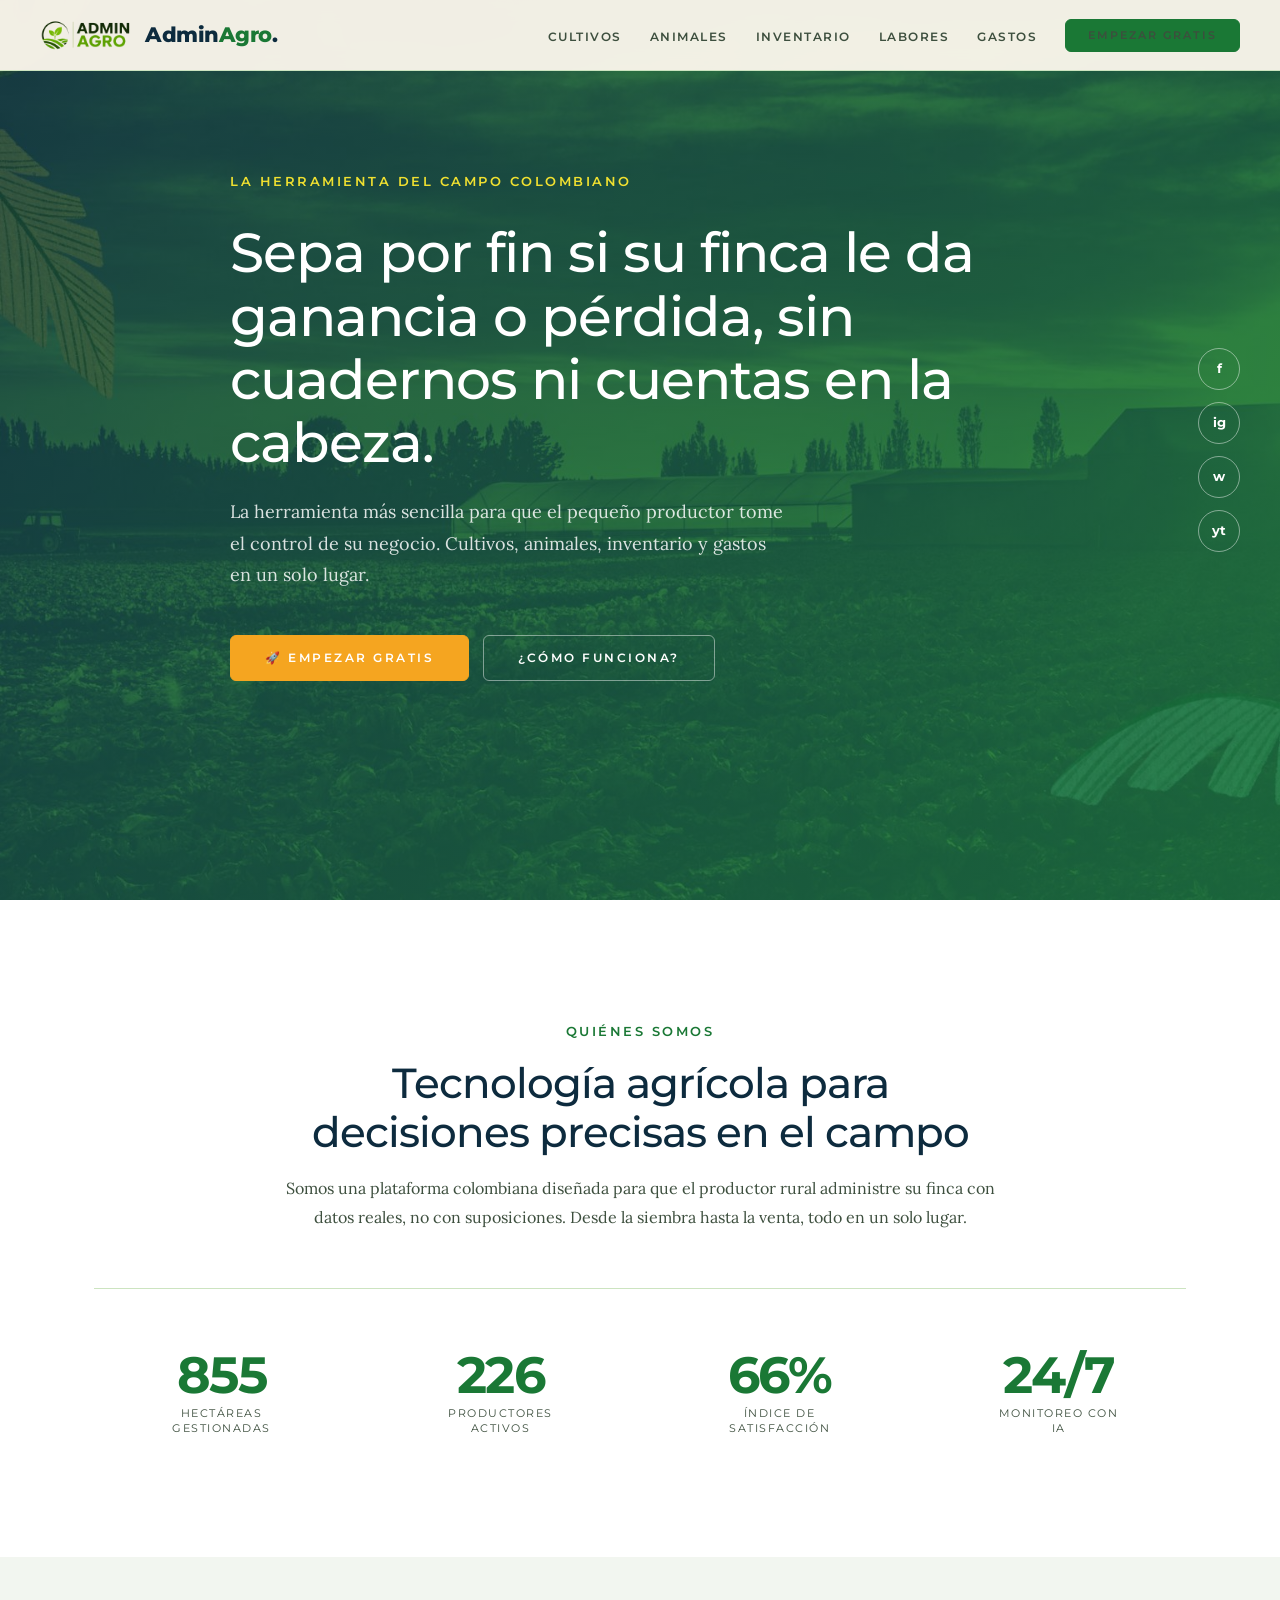
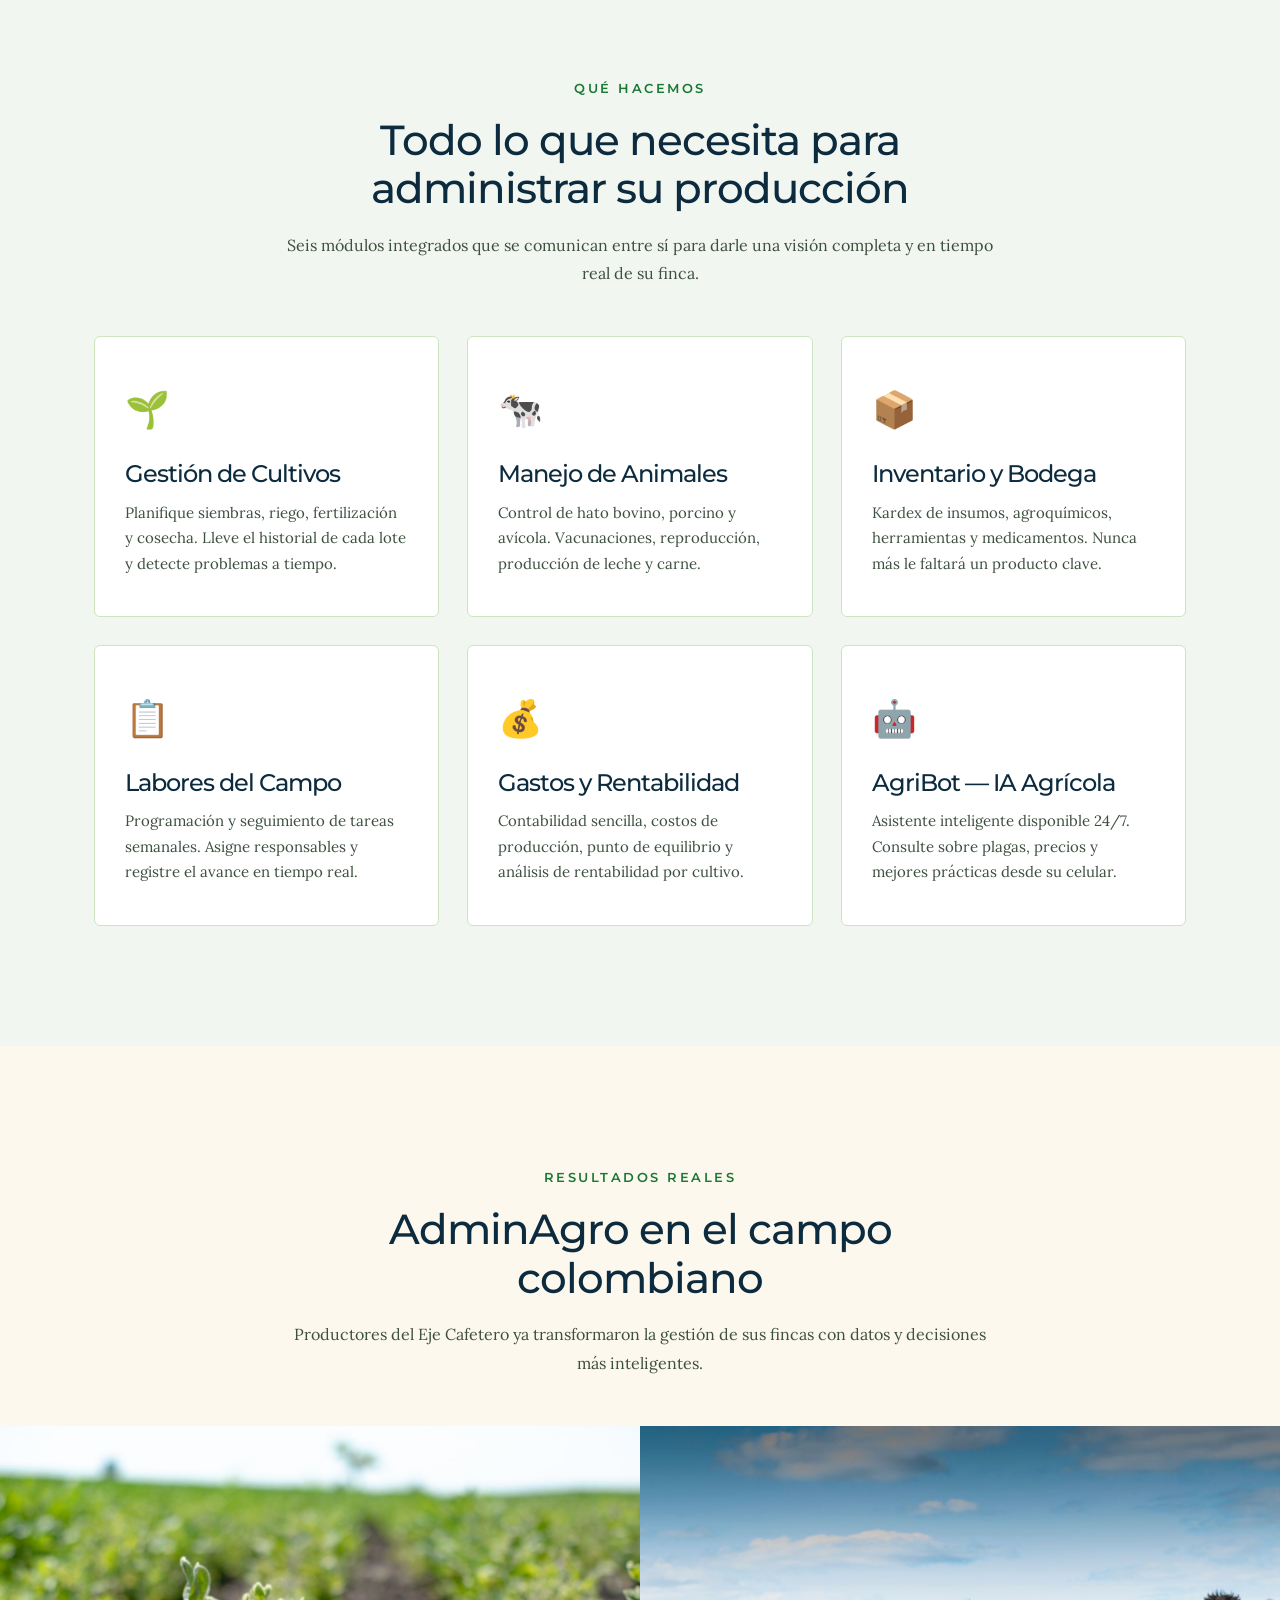
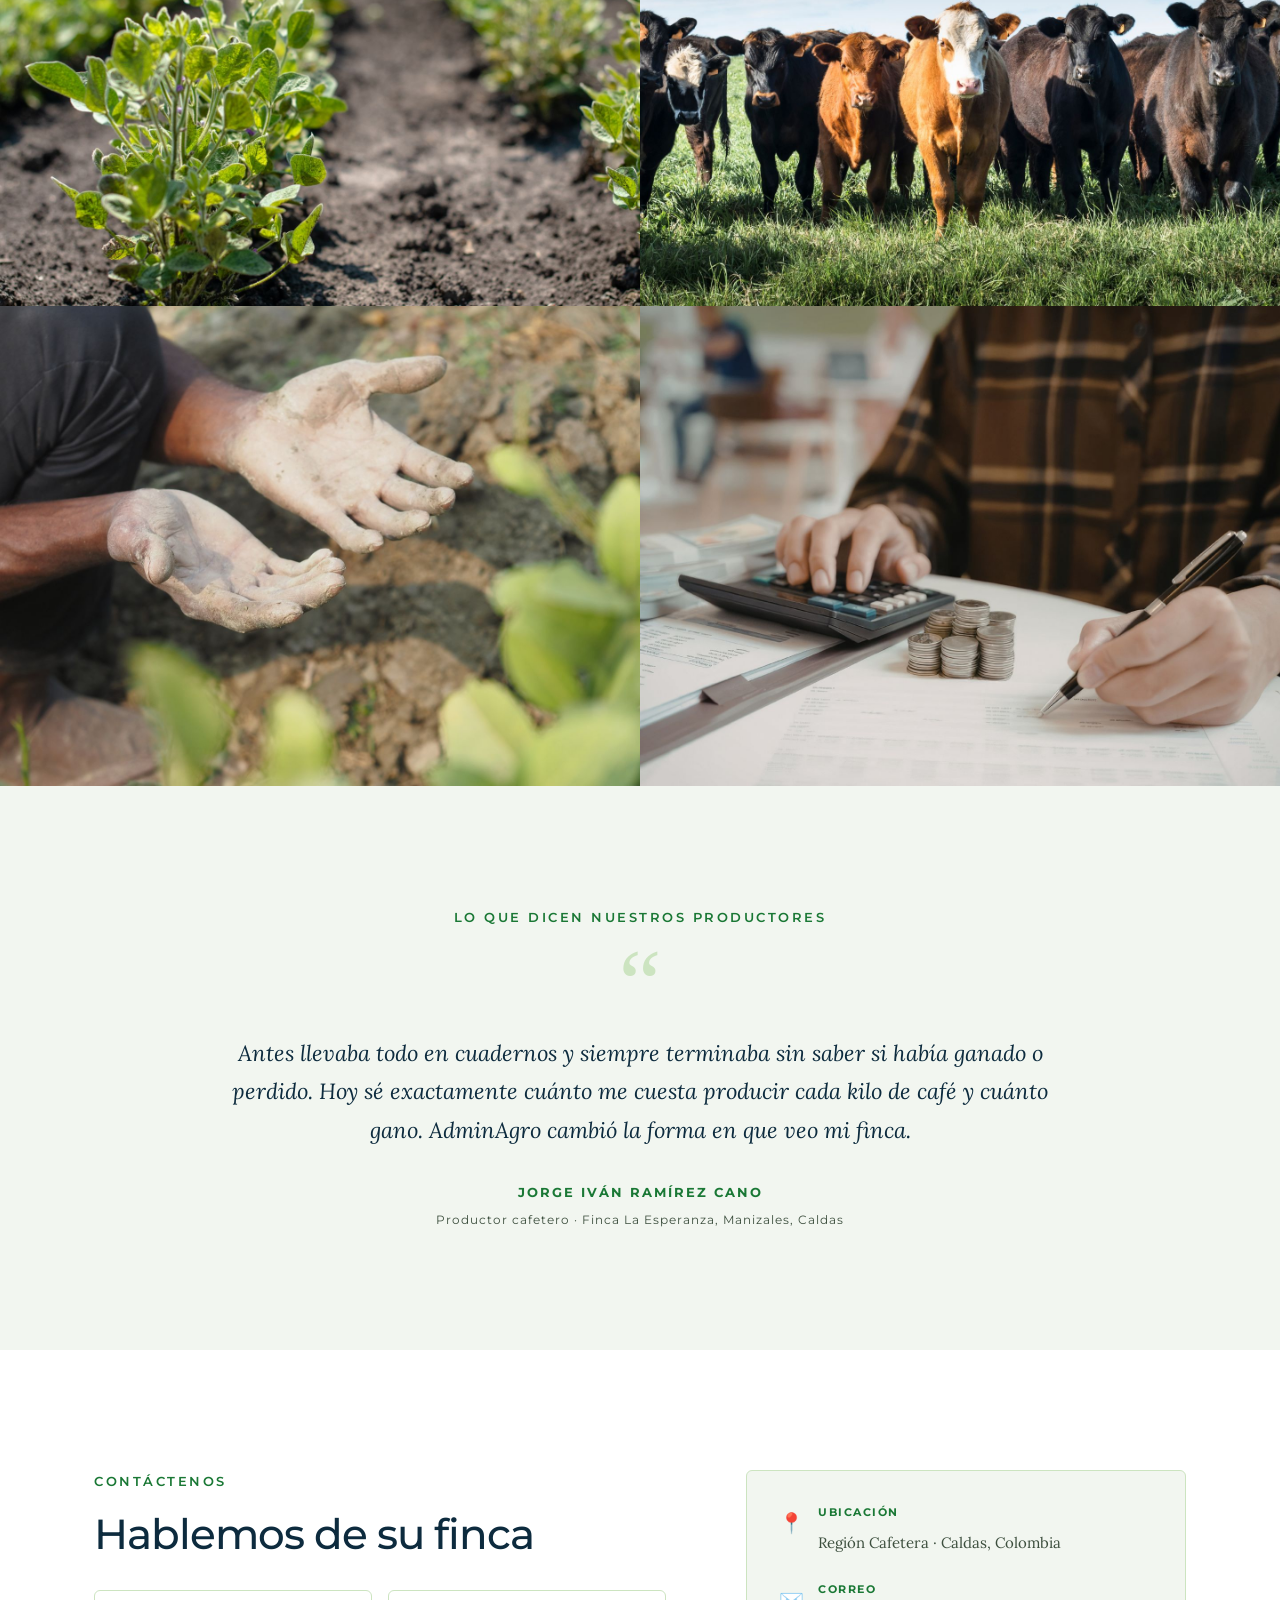
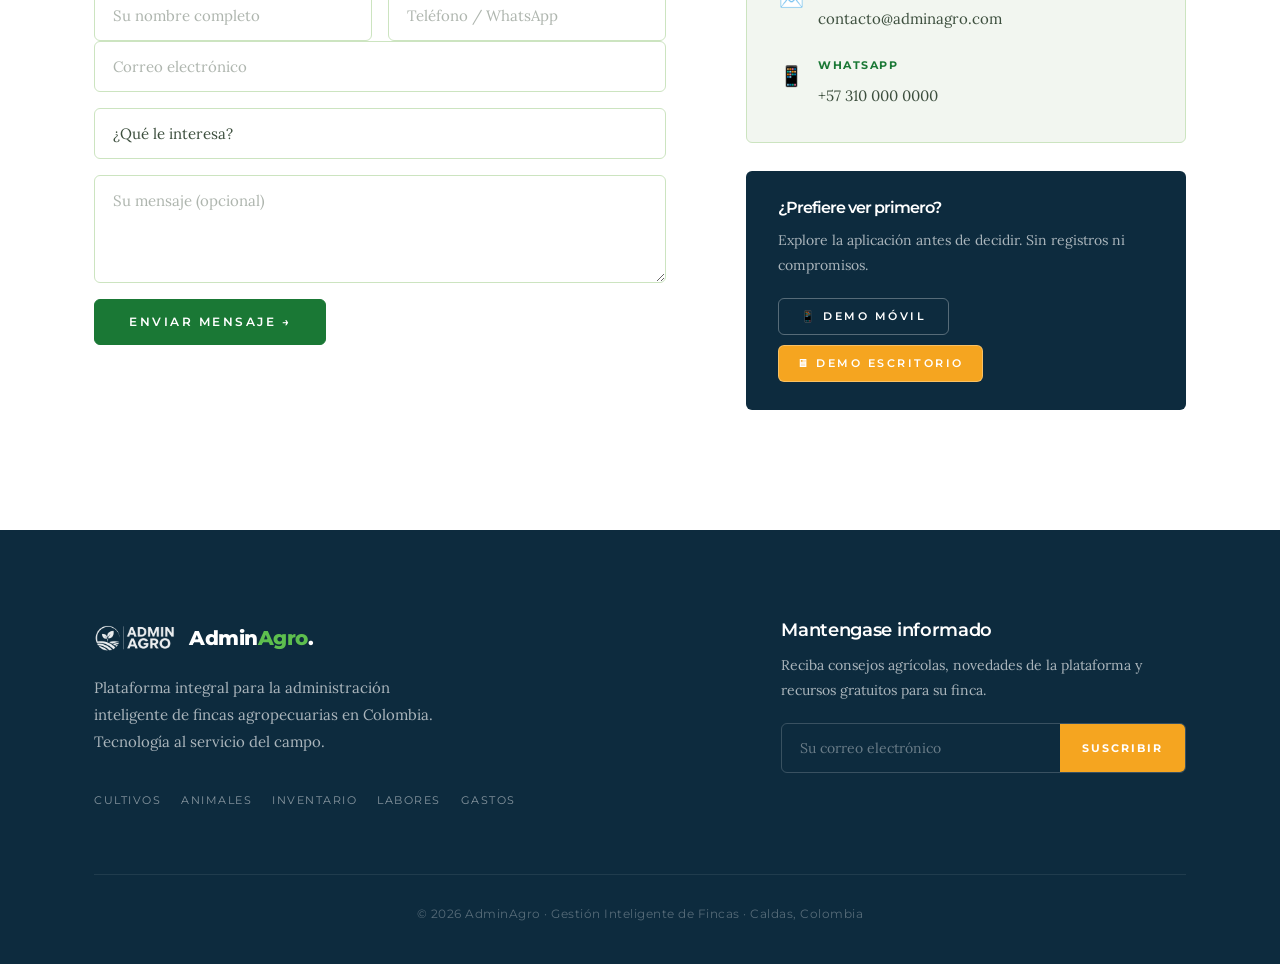
<file: chatbot/static/landing.html>
<!DOCTYPE html>
<html lang="es">
<head>
<!-- Hallmark · macrostructure: Stat-Led · tone: luminous-agricultural · anchor hue: verde #1a7835
     theme: custom · vibe: "campo colombiano natural sostenible tecnológico"
     paper: #fdf8ee (light) · display: Montserrat · body: Lora · accent: verde #1a7835
     nav: N3 centrado + hamburger · footer: Ft2 2-col brand + subscribe
     Pre-emit critique: P5 H5 E4 S5 R4 V4 -->
<meta charset="UTF-8"/>
<meta name="viewport" content="width=device-width, initial-scale=1.0"/>
<title>AdminAgro — Gestión Inteligente de Fincas</title>
<link rel="preconnect" href="https://fonts.googleapis.com">
<link rel="preconnect" href="https://fonts.gstatic.com" crossorigin>
<link href="https://fonts.googleapis.com/css2?family=Lora:ital,wght@0,400;0,500;0,600;1,400;1,500&family=Montserrat:wght@400;500;600;700;800&display=swap" rel="stylesheet">
<style>

/* ══════════════════════════════════════════════
   TOKENS — PALETA ADMINAGRO
══════════════════════════════════════════════ */
:root {
  --verde:          #1a7835;
  --verde-medio:    #2d9940;
  --verde-claro:    #5dbf4e;
  --lima:           #f0e030;
  --lima-claro:     #f5eb6e;
  --naranja:        #f5a520;
  --naranja-claro:  #f7c050;
  --crema:          #fdf8ee;
  --blanco:         #ffffff;
  --gris-claro:     #f2f6f0;
  --gris-texto:     #3d4f3e;
  --oscuro:         #0d2b3e;
  --borde:          #cce4c0;

  --font-head:   'Montserrat', -apple-system, sans-serif;
  --font-body:   'Lora', Georgia, serif;

  --space-xs:    24px;
  --space-sm:    48px;
  --space-md:    80px;
  --space-lg:    120px;

  --radius:      6px;
  --container:   1140px;

  --dur-fast:    0.2s;
  --dur-base:    0.3s;
  --dur-slow:    0.5s;
  --ease-out:    cubic-bezier(0.22, 0.61, 0.36, 1);
  --ease-in:     cubic-bezier(0.55, 0.055, 0.675, 0.19);
  --ease-io:     cubic-bezier(0.65, 0, 0.35, 1);
}

/* ══════════════════════════════════════════════
   RESET & BASE
══════════════════════════════════════════════ */
*, *::before, *::after { box-sizing: border-box; margin: 0; padding: 0; }
html  { scroll-behavior: smooth; overflow-x: clip; }
body  {
  overflow-x: clip;
  background: var(--crema);
  color: var(--gris-texto);
  font-family: var(--font-body);
  font-size: 17px;
  line-height: 1.8;
}
img   { display: block; max-width: 100%; }
a     { color: inherit; }
p, li { overflow-wrap: anywhere; min-width: 0; }

/* ══════════════════════════════════════════════
   UTILITIES
══════════════════════════════════════════════ */
.container {
  max-width: var(--container);
  margin: 0 auto;
  padding: 0 24px;
}
section { padding: var(--space-lg) 0; }

h1, h2, h3, h4 {
  font-family: var(--font-head);
  color: var(--oscuro);
  font-weight: 500;
  letter-spacing: -1px;
  line-height: 1.15;
}
h1 { font-size: clamp(34px, 5.5vw, 55px); }
h2 { font-size: clamp(26px, 4vw, 42px); }
h3 { font-size: clamp(17px, 2.5vw, 24px); }

.eyebrow {
  font-family: var(--font-head);
  color: var(--verde);
  text-transform: uppercase;
  letter-spacing: 2.5px;
  font-size: 13px;
  font-weight: 600;
  display: block;
  margin-bottom: 16px;
}

.section-head {
  text-align: center;
  max-width: 720px;
  margin: 0 auto var(--space-sm);
}
.section-head p { margin-top: 18px; font-size: 16px; color: var(--gris-texto); }

/* ── Buttons ── */
.btn {
  display: inline-flex;
  align-items: center;
  justify-content: center;
  gap: 8px;
  font-family: var(--font-head);
  text-transform: uppercase;
  letter-spacing: 2.5px;
  font-size: 12px;
  font-weight: 600;
  padding: 16px 34px;
  border: 1.5px solid var(--borde);
  color: var(--oscuro);
  text-decoration: none;
  border-radius: var(--radius);
  cursor: pointer;
  transition:
    background var(--dur-base) var(--ease-out),
    color      var(--dur-base) var(--ease-out),
    border-color var(--dur-base) var(--ease-out),
    transform  var(--dur-fast) var(--ease-out),
    box-shadow var(--dur-base) var(--ease-out);
  white-space: nowrap;
  background: transparent;
  line-height: 1;
}
.btn:hover         { background: var(--verde); border-color: var(--verde); color: #fff; transform: translateY(-2px); box-shadow: 0 6px 20px rgba(26,120,53,.25); }
.btn:focus-visible { outline: 3px solid var(--verde-claro); outline-offset: 3px; }
.btn:active        { transform: translateY(0); box-shadow: none; }
.btn:disabled      { opacity: .5; pointer-events: none; }

.btn--solid        { background: var(--verde); border-color: var(--verde); color: #fff; }
.btn--solid:hover  { background: var(--verde-medio); border-color: var(--verde-medio); }

.btn--orange       { background: var(--naranja); border-color: var(--naranja); color: #fff; }
.btn--orange:hover { background: var(--naranja-claro); border-color: var(--naranja-claro); color: var(--oscuro); }

/* ── Scroll reveal ── */
.reveal {
  opacity: 0;
  transform: translateY(28px);
  transition: opacity .65s var(--ease-out), transform .65s var(--ease-out);
}
.reveal.visible { opacity: 1; transform: translateY(0); }
.reveal-d1 { transition-delay: .1s; }
.reveal-d2 { transition-delay: .2s; }
.reveal-d3 { transition-delay: .3s; }
.reveal-d4 { transition-delay: .4s; }

@media (prefers-reduced-motion: reduce) {
  .reveal { opacity: 1; transform: none; transition: none; }
  * { animation-duration: .01ms !important; transition-duration: 150ms !important; }
}

/* ══════════════════════════════════════════════
   1. HEADER
══════════════════════════════════════════════ */
.site-header {
  position: fixed;
  top: 0; left: 0; right: 0;
  display: flex;
  justify-content: space-between;
  align-items: center;
  padding: 16px 40px;
  z-index: 900;
  background: rgba(253, 248, 238, .95);
  backdrop-filter: blur(10px);
  -webkit-backdrop-filter: blur(10px);
  border-bottom: 1px solid var(--borde);
  transition: box-shadow var(--dur-base) var(--ease-out);
}
.site-header.scrolled {
  box-shadow: 0 4px 28px rgba(26, 120, 53, .10);
}

.logo {
  display: flex;
  align-items: center;
  gap: 10px;
  text-decoration: none;
  flex-shrink: 0;
}
.logo img   { height: 38px; width: auto; }
.logo-name  {
  font-family: var(--font-head);
  font-size: 21px;
  font-weight: 800;
  color: var(--oscuro);
  letter-spacing: -.5px;
}
.logo-name span { color: var(--verde); }

.header-nav {
  display: flex;
  align-items: center;
  gap: 28px;
  list-style: none;
}
.header-nav a {
  font-family: var(--font-head);
  font-size: 12px;
  font-weight: 600;
  text-transform: uppercase;
  letter-spacing: 1.5px;
  color: var(--gris-texto);
  text-decoration: none;
  transition: color var(--dur-fast) var(--ease-out);
}
.header-nav a:hover         { color: var(--verde); }
.header-nav a:focus-visible  { outline: 2px solid var(--verde); outline-offset: 3px; border-radius: 2px; }

/* Hamburger */
.hamburger {
  display: none;
  flex-direction: column;
  justify-content: center;
  gap: 5px;
  width: 36px;
  height: 36px;
  background: none;
  border: none;
  cursor: pointer;
  padding: 4px;
}
.hamburger span {
  display: block;
  width: 24px;
  height: 2px;
  background: var(--oscuro);
  border-radius: 2px;
  transition: transform var(--dur-base) var(--ease-out), opacity var(--dur-base);
}
.hamburger[aria-expanded="true"] span:nth-child(1) { transform: translateY(7px) rotate(45deg); }
.hamburger[aria-expanded="true"] span:nth-child(2) { opacity: 0; }
.hamburger[aria-expanded="true"] span:nth-child(3) { transform: translateY(-7px) rotate(-45deg); }
.hamburger:focus-visible { outline: 2px solid var(--verde); outline-offset: 3px; border-radius: var(--radius); }

/* Mobile drawer */
.mobile-nav {
  display: none;
  position: fixed;
  top: 71px; left: 0; right: 0;
  background: var(--crema);
  border-bottom: 1px solid var(--borde);
  padding: 20px 24px 28px;
  z-index: 898;
  flex-direction: column;
  gap: 4px;
  box-shadow: 0 8px 24px rgba(13,43,62,.10);
}
.mobile-nav.open { display: flex; }
.mobile-nav a {
  font-family: var(--font-head);
  font-size: 13px;
  font-weight: 600;
  text-transform: uppercase;
  letter-spacing: 1.5px;
  color: var(--oscuro);
  text-decoration: none;
  padding: 10px 0;
  border-bottom: 1px solid var(--borde);
  display: block;
}
.mobile-nav a:last-child { border-bottom: none; margin-top: 12px; }

/* ══════════════════════════════════════════════
   2. HERO
══════════════════════════════════════════════ */
.hero {
  min-height: 100vh;
  display: flex;
  align-items: center;
  position: relative;
  overflow: hidden;
  padding-top: 71px;
}
.hero-bg {
  position: absolute;
  inset: 0;
  z-index: 0;
}
.hero-bg img {
  width: 100%; height: 100%;
  object-fit: cover;
  object-position: center 40%;
}
.hero-bg::after {
  content: '';
  position: absolute;
  inset: 0;
  background: linear-gradient(
    140deg,
    rgba(13, 43, 62,  .60) 0%,
    rgba(26, 120, 53, .68) 100%
  );
}
.hero-content {
  position: relative;
  z-index: 1;
  max-width: 820px;
  padding: var(--space-md) 0;
}
.hero-content .eyebrow { color: var(--lima); margin-bottom: 28px; }
.hero-content h1       { color: #fff; margin-bottom: 22px; }
.hero-content p {
  color: rgba(255,255,255,.84);
  font-size: 18px;
  max-width: 560px;
  margin-bottom: 44px;
  line-height: 1.75;
}
.hero-actions {
  display: flex;
  gap: 14px;
  flex-wrap: wrap;
}
.hero-actions .btn             { color: #fff; border-color: rgba(255,255,255,.45); }
.hero-actions .btn:hover       { background: #fff; color: var(--verde); border-color: #fff; }
.hero-actions .btn--orange     { border-color: var(--naranja); }
.hero-actions .btn--orange:hover { background: var(--naranja-claro); border-color: var(--naranja-claro); color: var(--oscuro); }

/* Social vertical */
.hero-social {
  position: absolute;
  right: 40px;
  top: 50%;
  transform: translateY(-50%);
  display: flex;
  flex-direction: column;
  gap: 12px;
  z-index: 2;
}
.hero-social a {
  width: 42px;
  height: 42px;
  border: 1px solid rgba(255,255,255,.45);
  border-radius: 50%;
  display: grid;
  place-items: center;
  color: #fff;
  text-decoration: none;
  font-family: var(--font-head);
  font-size: 13px;
  font-weight: 700;
  transition:
    background var(--dur-base) var(--ease-out),
    border-color var(--dur-base),
    color var(--dur-base);
}
.hero-social a:hover       { background: var(--lima); color: var(--oscuro); border-color: var(--lima); }
.hero-social a:focus-visible { outline: 2px solid var(--lima); outline-offset: 3px; }

/* ══════════════════════════════════════════════
   3. ABOUT + STATS
══════════════════════════════════════════════ */
.about-section { background: var(--blanco); }

.stats-grid {
  display: grid;
  grid-template-columns: repeat(4, 1fr);
  gap: 24px;
  text-align: center;
  border-top: 1px solid var(--borde);
  padding-top: 60px;
  margin-top: 56px;
}
.stat { display: flex; flex-direction: column; align-items: center; gap: 6px; }
.stat-num {
  font-family: var(--font-head);
  color: var(--verde);
  font-size: clamp(34px, 4vw, 52px);
  font-weight: 700;
  letter-spacing: -1.5px;
  line-height: 1;
}
.stat-label {
  font-family: var(--font-head);
  font-size: 11px;
  text-transform: uppercase;
  letter-spacing: 1.5px;
  color: var(--gris-texto);
  line-height: 1.4;
  max-width: 120px;
}

/* ══════════════════════════════════════════════
   4. SERVICES
══════════════════════════════════════════════ */
.services-section { background: var(--gris-claro); }

.services-grid {
  display: grid;
  grid-template-columns: repeat(3, 1fr);
  gap: 28px;
}
.service-card {
  background: var(--blanco);
  border: 1px solid var(--borde);
  border-radius: var(--radius);
  padding: 40px 30px;
  transition:
    transform var(--dur-base) var(--ease-out),
    box-shadow var(--dur-base) var(--ease-out);
}
.service-card:hover {
  transform: translateY(-6px);
  box-shadow: 0 20px 50px rgba(26, 120, 53, .13);
}
.service-icon { font-size: 36px; margin-bottom: 18px; display: block; }

.service-card:nth-child(1) .service-icon,
.service-card:nth-child(4) .service-icon { color: var(--verde); }
.service-card:nth-child(2) .service-icon,
.service-card:nth-child(5) .service-icon { color: var(--naranja); }
.service-card:nth-child(3) .service-icon,
.service-card:nth-child(6) .service-icon { color: var(--verde-claro); }

.service-card h3 { margin-bottom: 12px; }
.service-card p  { font-size: 15px; line-height: 1.7; }

/* ══════════════════════════════════════════════
   5. PORTFOLIO / CASOS
══════════════════════════════════════════════ */
.portfolio-section { background: var(--crema); padding-bottom: 0; }

.portfolio-grid {
  display: grid;
  grid-template-columns: repeat(2, 1fr);
  margin-top: var(--space-sm);
}
.work-item {
  position: relative;
  aspect-ratio: 4 / 3;
  overflow: hidden;
}
.work-item img {
  width: 100%; height: 100%;
  object-fit: cover;
  transition: transform .65s var(--ease-out);
}
.work-item:hover img { transform: scale(1.06); }

.work-overlay {
  position: absolute;
  inset: 0;
  background: rgba(26, 120, 53, .84);
  opacity: 0;
  transition: opacity var(--dur-slow) var(--ease-out);
  display: flex;
  flex-direction: column;
  justify-content: flex-end;
  padding: 36px 32px;
}
.work-item:hover .work-overlay,
.work-item:focus-within .work-overlay { opacity: 1; }

.work-cat {
  font-family: var(--font-head);
  font-size: 11px;
  text-transform: uppercase;
  letter-spacing: 2.5px;
  color: var(--lima);
  margin-bottom: 10px;
}
.work-title {
  font-family: var(--font-head);
  color: #fff;
  font-size: clamp(16px, 2vw, 22px);
  font-weight: 600;
  letter-spacing: -.3px;
  line-height: 1.25;
}

/* ══════════════════════════════════════════════
   6. TESTIMONIAL
══════════════════════════════════════════════ */
.testimonial-section { background: var(--gris-claro); text-align: center; }

.quote-mark {
  display: block;
  font-family: Georgia, serif;
  font-size: 96px;
  line-height: .8;
  color: var(--borde);
  margin-bottom: -8px;
  user-select: none;
}
.testimonial-quote {
  max-width: 820px;
  margin: 20px auto 0;
  font-size: clamp(17px, 2.5vw, 22px);
  color: var(--oscuro);
  font-style: italic;
  line-height: 1.75;
}
.testimonial-author {
  margin-top: 32px;
  font-family: var(--font-head);
  color: var(--verde);
  text-transform: uppercase;
  letter-spacing: 2px;
  font-size: 13px;
  font-weight: 700;
}
.testimonial-role {
  font-family: var(--font-head);
  font-size: 12px;
  color: var(--gris-texto);
  letter-spacing: 1px;
  margin-top: 4px;
}

/* ══════════════════════════════════════════════
   7. CONTACT
══════════════════════════════════════════════ */
.contact-section { background: var(--blanco); }

.contact-grid {
  display: grid;
  grid-template-columns: 1.3fr 1fr;
  gap: 80px;
  align-items: start;
}
.contact-form-col h2 { margin-bottom: 32px; }

.field {
  width: 100%;
  display: block;
  background: var(--blanco);
  border: 1.5px solid var(--borde);
  color: var(--gris-texto);
  padding: 15px 18px;
  margin-bottom: 16px;
  font-family: var(--font-body);
  font-size: 15px;
  border-radius: var(--radius);
  transition: border-color var(--dur-fast) var(--ease-out);
  -webkit-appearance: none;
}
.field:focus         { outline: none; border-color: var(--verde-medio); box-shadow: 0 0 0 3px rgba(45,153,64,.12); }
.field::placeholder  { color: rgba(61,79,62,.42); }
.field-row {
  display: grid;
  grid-template-columns: 1fr 1fr;
  gap: 16px;
}
.field-row .field { margin-bottom: 0; }

.info-card {
  background: var(--gris-claro);
  border: 1px solid var(--borde);
  border-radius: var(--radius);
  padding: 32px;
  margin-bottom: 28px;
}
.info-item {
  display: flex;
  gap: 14px;
  align-items: flex-start;
  margin-bottom: 22px;
}
.info-item:last-child { margin-bottom: 0; }
.info-icon   { font-size: 20px; flex-shrink: 0; margin-top: 2px; }
.info-label  {
  font-family: var(--font-head);
  font-size: 11px;
  font-weight: 700;
  text-transform: uppercase;
  letter-spacing: 1.5px;
  color: var(--verde);
  margin-bottom: 4px;
  display: block;
}
.info-value  { font-size: 15px; }

.demo-card {
  background: var(--oscuro);
  border-radius: var(--radius);
  padding: 28px 32px;
}
.demo-card h4 {
  font-family: var(--font-head);
  color: #fff;
  font-size: 16px;
  font-weight: 600;
  margin-bottom: 10px;
}
.demo-card p {
  font-size: 14px;
  color: rgba(255,255,255,.65);
  margin-bottom: 20px;
}
.demo-card .btn {
  font-size: 11px;
  padding: 12px 22px;
  color: #fff;
  border-color: rgba(255,255,255,.3);
}
.demo-card .btn:hover { background: var(--naranja); border-color: var(--naranja); color: #fff; }

.form-thanks {
  display: none;
  color: var(--verde);
  font-family: var(--font-head);
  font-weight: 700;
  font-size: 14px;
  margin-top: 16px;
  letter-spacing: .5px;
}

/* ══════════════════════════════════════════════
   8. FOOTER
══════════════════════════════════════════════ */
.site-footer {
  background: var(--oscuro);
  padding: 90px 0 40px;
  color: rgba(255,255,255,.65);
}
.footer-grid {
  display: grid;
  grid-template-columns: 1.5fr 1fr;
  gap: 80px;
  margin-bottom: 60px;
}
.footer-logo {
  display: flex;
  align-items: center;
  gap: 10px;
  margin-bottom: 18px;
}
.footer-logo img {
  height: 34px;
  width: auto;
  filter: brightness(0) invert(1);
  opacity: .92;
}
.footer-logo-name {
  font-family: var(--font-head);
  font-size: 20px;
  font-weight: 800;
  color: #fff;
  letter-spacing: -.5px;
}
.footer-logo-name span { color: var(--verde-claro); }

.footer-tagline { font-size: 15px; max-width: 340px; margin-bottom: 28px; }

.footer-nav-list {
  list-style: none;
  display: flex;
  gap: 6px 20px;
  flex-wrap: wrap;
}
.footer-nav-list a {
  font-family: var(--font-head);
  font-size: 11px;
  text-transform: uppercase;
  letter-spacing: 1.5px;
  color: rgba(255,255,255,.5);
  text-decoration: none;
  transition: color var(--dur-fast);
}
.footer-nav-list a:hover       { color: var(--lima-claro); }
.footer-nav-list a:focus-visible { outline: 1px solid var(--lima); outline-offset: 2px; }

.footer-col h3 {
  font-family: var(--font-head);
  color: #fff;
  font-size: 18px;
  font-weight: 600;
  letter-spacing: -.3px;
  margin-bottom: 12px;
}
.footer-col p { font-size: 14px; margin-bottom: 20px; }

.subscribe-form {
  display: flex;
  border: 1px solid rgba(255,255,255,.18);
  border-radius: var(--radius);
  overflow: hidden;
}
.subscribe-form input {
  flex: 1;
  min-width: 0;
  background: transparent;
  border: none;
  color: #fff;
  padding: 15px 18px;
  font-family: var(--font-body);
  font-size: 14px;
}
.subscribe-form input::placeholder { color: rgba(255,255,255,.38); }
.subscribe-form input:focus        { outline: none; }
.subscribe-form button {
  background: var(--naranja);
  border: none;
  color: #fff;
  padding: 0 22px;
  font-family: var(--font-head);
  font-size: 11px;
  text-transform: uppercase;
  letter-spacing: 2px;
  font-weight: 700;
  cursor: pointer;
  white-space: nowrap;
  transition: background var(--dur-base) var(--ease-out), color var(--dur-base);
}
.subscribe-form button:hover       { background: var(--naranja-claro); color: var(--oscuro); }
.subscribe-form button:focus-visible{ outline: 2px solid var(--lima); outline-offset: -2px; }
.subscribe-form button:disabled    { opacity: .5; pointer-events: none; }

.sub-thanks {
  display: none;
  color: var(--lima-claro);
  font-family: var(--font-head);
  font-size: 13px;
  font-weight: 700;
  margin-top: 12px;
}

.footer-hr {
  border: none;
  border-top: 1px solid rgba(255,255,255,.08);
  margin-bottom: 28px;
}
.footer-copy {
  text-align: center;
  font-family: var(--font-head);
  font-size: 12px;
  color: rgba(255,255,255,.3);
  letter-spacing: .5px;
}

/* ══════════════════════════════════════════════
   RESPONSIVE — 960px
══════════════════════════════════════════════ */
@media (max-width: 960px) {
  :root { --space-lg: 80px; }

  .header-nav  { display: none; }
  .hamburger   { display: flex; }

  .stats-grid     { grid-template-columns: repeat(2, 1fr); }
  .services-grid  { grid-template-columns: repeat(2, 1fr); }
  .portfolio-grid { grid-template-columns: 1fr; }
  .work-item      { aspect-ratio: 16 / 9; }

  .contact-grid { grid-template-columns: 1fr; gap: 48px; }
  .footer-grid  { grid-template-columns: 1fr; gap: 48px; }

  .hero-social  { display: none; }
}

/* ══════════════════════════════════════════════
   RESPONSIVE — 540px
══════════════════════════════════════════════ */
@media (max-width: 540px) {
  :root { --space-lg: 60px; }

  .site-header { padding: 14px 20px; }
  .mobile-nav  { top: 67px; padding: 16px 20px 24px; }

  .logo img    { height: 30px; }

  .stats-grid     { grid-template-columns: repeat(2, 1fr); gap: 20px; }
  .services-grid  { grid-template-columns: 1fr; }
  .portfolio-grid { grid-template-columns: 1fr; }
  .field-row      { grid-template-columns: 1fr; gap: 0; }
  .field-row .field { margin-bottom: 16px; }

  .hero-actions   { flex-direction: column; align-items: flex-start; }
  .hero-actions .btn { width: 100%; }

  .quote-mark     { font-size: 72px; }
  .testimonial-quote { font-size: 17px; }
}

</style>
</head>
<body>

<!-- ════════════════ 1. HEADER ════════════════ -->
<header class="site-header" id="site-header">
  <a href="/" class="logo" aria-label="AdminAgro — Inicio">
    <img src="img/AdminAgro-Logo.png" alt="AdminAgro">
    <span class="logo-name">Admin<span>Agro</span>.</span>
  </a>

  <nav aria-label="Navegación principal">
    <ul class="header-nav">
      <li><a href="/cultivos">Cultivos</a></li>
      <li><a href="/animales">Animales</a></li>
      <li><a href="/inventario">Inventario</a></li>
      <li><a href="/labores">Labores</a></li>
      <li><a href="/gastos">Gastos</a></li>
      <li>
        <a href="#contacto" class="btn btn--solid"
           style="padding:10px 22px; font-size:11px; letter-spacing:2px;">
          Empezar gratis
        </a>
      </li>
    </ul>
  </nav>

  <button class="hamburger" id="hamburger"
          aria-expanded="false" aria-controls="mobile-nav" aria-label="Abrir menú">
    <span></span><span></span><span></span>
  </button>
</header>

<!-- MOBILE NAV -->
<nav class="mobile-nav" id="mobile-nav" aria-label="Menú móvil">
  <a href="/cultivos">Cultivos</a>
  <a href="/animales">Animales</a>
  <a href="/inventario">Inventario</a>
  <a href="/labores">Labores</a>
  <a href="/gastos">Gastos</a>
  <a href="#contacto" class="btn btn--orange">Empezar gratis</a>
</nav>


<!-- ════════════════ 2. HERO ════════════════ -->
<section class="hero" aria-labelledby="hero-headline">
  <div class="hero-bg">
    <img src="img/hero-campo.jpg" alt="Campo agrícola colombiano al amanecer en la región cafetera">
  </div>

  <div class="container">
    <div class="hero-content">
      <span class="eyebrow">La herramienta del campo colombiano</span>
      <h1 id="hero-headline">
        Sepa por fin si su finca le da ganancia o pérdida, sin cuadernos ni cuentas en la cabeza.
      </h1>
      <p>La herramienta más sencilla para que el pequeño productor tome el control de su negocio. Cultivos, animales, inventario y gastos en un solo lugar.</p>
      <div class="hero-actions">
        <a href="#contacto" class="btn btn--orange">🚀 Empezar gratis</a>
        <a href="#servicios" class="btn">¿Cómo funciona?</a>
      </div>
    </div>
  </div>

  <div class="hero-social" aria-label="Redes sociales">
    <a href="#" aria-label="Facebook">f</a>
    <a href="#" aria-label="Instagram">ig</a>
    <a href="#" aria-label="WhatsApp">w</a>
    <a href="#" aria-label="YouTube">yt</a>
  </div>
</section>


<!-- ════════════════ 3. ABOUT + STATS ════════════════ -->
<section class="about-section" id="nosotros">
  <div class="container">
    <div class="section-head reveal">
      <span class="eyebrow">Quiénes somos</span>
      <h2>Tecnología agrícola para decisiones precisas en el campo</h2>
      <p>
        Somos una plataforma colombiana diseñada para que el productor rural administre su finca con datos reales, no con suposiciones. Desde la siembra hasta la venta, todo en un solo lugar.
      </p>
    </div>

    <div class="stats-grid">
      <div class="stat reveal reveal-d1">
        <span class="stat-num" data-target="1250">1.250</span>
        <span class="stat-label">Hectáreas gestionadas</span>
      </div>
      <div class="stat reveal reveal-d2">
        <span class="stat-num" data-target="340">340</span>
        <span class="stat-label">Productores activos</span>
      </div>
      <div class="stat reveal reveal-d3">
        <span class="stat-num" data-target="98" data-suffix="%">98%</span>
        <span class="stat-label">Índice de satisfacción</span>
      </div>
      <div class="stat reveal reveal-d4">
        <span class="stat-num">24/7</span>
        <span class="stat-label">Monitoreo con IA</span>
      </div>
    </div>
  </div>
</section>


<!-- ════════════════ 4. SERVICES ════════════════ -->
<section class="services-section" id="servicios">
  <div class="container">
    <div class="section-head reveal">
      <span class="eyebrow">Qué hacemos</span>
      <h2>Todo lo que necesita para administrar su producción</h2>
      <p>Seis módulos integrados que se comunican entre sí para darle una visión completa y en tiempo real de su finca.</p>
    </div>

    <div class="services-grid">
      <div class="service-card reveal reveal-d1">
        <span class="service-icon">🌱</span>
        <h3>Gestión de Cultivos</h3>
        <p>Planifique siembras, riego, fertilización y cosecha. Lleve el historial de cada lote y detecte problemas a tiempo.</p>
      </div>
      <div class="service-card reveal reveal-d2">
        <span class="service-icon">🐄</span>
        <h3>Manejo de Animales</h3>
        <p>Control de hato bovino, porcino y avícola. Vacunaciones, reproducción, producción de leche y carne.</p>
      </div>
      <div class="service-card reveal reveal-d3">
        <span class="service-icon">📦</span>
        <h3>Inventario y Bodega</h3>
        <p>Kardex de insumos, agroquímicos, herramientas y medicamentos. Nunca más le faltará un producto clave.</p>
      </div>
      <div class="service-card reveal reveal-d1">
        <span class="service-icon">📋</span>
        <h3>Labores del Campo</h3>
        <p>Programación y seguimiento de tareas semanales. Asigne responsables y registre el avance en tiempo real.</p>
      </div>
      <div class="service-card reveal reveal-d2">
        <span class="service-icon">💰</span>
        <h3>Gastos y Rentabilidad</h3>
        <p>Contabilidad sencilla, costos de producción, punto de equilibrio y análisis de rentabilidad por cultivo.</p>
      </div>
      <div class="service-card reveal reveal-d3">
        <span class="service-icon">🤖</span>
        <h3>AgriBot — IA Agrícola</h3>
        <p>Asistente inteligente disponible 24/7. Consulte sobre plagas, precios y mejores prácticas desde su celular.</p>
      </div>
    </div>
  </div>
</section>


<!-- ════════════════ 5. PORTFOLIO ════════════════ -->
<section class="portfolio-section" id="casos">
  <div class="container">
    <div class="section-head reveal">
      <span class="eyebrow">Resultados reales</span>
      <h2>AdminAgro en el campo colombiano</h2>
      <p>Productores del Eje Cafetero ya transformaron la gestión de sus fincas con datos y decisiones más inteligentes.</p>
    </div>
  </div>

  <div class="portfolio-grid">
    <div class="work-item">
      <img src="img/cultivos-campo.jpg" alt="Cultivos manejados con AdminAgro — reducción de costos de insumos">
      <div class="work-overlay">
        <div class="work-cat">Cultivos</div>
        <div class="work-title">Reducción de costos de insumos en 18%</div>
      </div>
    </div>
    <div class="work-item">
      <img src="img/animales-ganado.jpg" alt="Hato bovino gestionado con AdminAgro en Caldas">
      <div class="work-overlay">
        <div class="work-cat">Ganadería</div>
        <div class="work-title">Control total del hato en un solo panel</div>
      </div>
    </div>
    <div class="work-item">
      <img src="img/labores-campo.jpg" alt="Planificación de labores del campo con AdminAgro">
      <div class="work-overlay">
        <div class="work-cat">Labores</div>
        <div class="work-title">Planificación semanal y seguimiento en tiempo real</div>
      </div>
    </div>
    <div class="work-item">
      <img src="img/gastos-cosecha.jpg" alt="Análisis de rentabilidad de cosecha con AdminAgro">
      <div class="work-overlay">
        <div class="work-cat">Finanzas</div>
        <div class="work-title">Rentabilidad visible por primera vez en su finca</div>
      </div>
    </div>
  </div>
</section>


<!-- ════════════════ 6. TESTIMONIAL ════════════════ -->
<section class="testimonial-section" id="testimonios">
  <div class="container">
    <span class="eyebrow" style="text-align:center; display:block;">Lo que dicen nuestros productores</span>
    <span class="quote-mark" aria-hidden="true">&ldquo;</span>
    <blockquote class="testimonial-quote reveal">
      Antes llevaba todo en cuadernos y siempre terminaba sin saber si había ganado o perdido. Hoy sé exactamente cuánto me cuesta producir cada kilo de café y cuánto gano. AdminAgro cambió la forma en que veo mi finca.
    </blockquote>
    <p class="testimonial-author reveal">Jorge Iván Ramírez Cano</p>
    <p class="testimonial-role reveal">Productor cafetero · Finca La Esperanza, Manizales, Caldas</p>
  </div>
</section>


<!-- ════════════════ 7. CONTACT ════════════════ -->
<section class="contact-section" id="contacto">
  <div class="container">
    <div class="contact-grid">

      <!-- Formulario -->
      <div class="contact-form-col">
        <span class="eyebrow">Contáctenos</span>
        <h2>Hablemos de su finca</h2>
        <form id="contactForm" novalidate>
          <div class="field-row">
            <input class="field" type="text"  name="nombre"   placeholder="Su nombre completo"   required aria-label="Nombre">
            <input class="field" type="tel"   name="telefono" placeholder="Teléfono / WhatsApp"           aria-label="Teléfono">
          </div>
          <input  class="field" type="email" name="email"    placeholder="Correo electrónico"    required aria-label="Correo electrónico">
          <select class="field" name="interes" aria-label="Área de interés">
            <option value="" disabled selected>¿Qué le interesa?</option>
            <option>Plan Gratuito</option>
            <option>Plan Premium</option>
            <option>Demo personalizada</option>
            <option>Asesoría agropecuaria</option>
            <option>Otro</option>
          </select>
          <textarea class="field" name="mensaje" rows="4"
                    placeholder="Su mensaje (opcional)" aria-label="Mensaje"></textarea>
          <button type="submit" class="btn btn--solid">Enviar mensaje →</button>
          <p class="form-thanks" id="formThanks" role="status">
            ✓ ¡Gracias! Le contactaremos pronto.
          </p>
        </form>
      </div>

      <!-- Info -->
      <div class="reveal">
        <div class="info-card">
          <div class="info-item">
            <span class="info-icon">📍</span>
            <div>
              <span class="info-label">Ubicación</span>
              <span class="info-value">Región Cafetera · Caldas, Colombia</span>
            </div>
          </div>
          <div class="info-item">
            <span class="info-icon">✉️</span>
            <div>
              <span class="info-label">Correo</span>
              <span class="info-value">contacto@adminagro.com</span>
            </div>
          </div>
          <div class="info-item">
            <span class="info-icon">📱</span>
            <div>
              <span class="info-label">WhatsApp</span>
              <span class="info-value">+57 310 000 0000</span>
            </div>
          </div>
        </div>

        <div class="demo-card">
          <h4>¿Prefiere ver primero?</h4>
          <p>Explore la aplicación antes de decidir. Sin registros ni compromisos.</p>
          <div style="display:flex; gap:10px; flex-wrap:wrap;">
            <a href="/static/demo-app-mobile.html" target="_blank" class="btn">
              📱 Demo móvil
            </a>
            <a href="/static/demo-app.html" target="_blank" class="btn btn--orange"
               style="font-size:11px; padding:12px 18px;">
              🖥 Demo escritorio
            </a>
          </div>
        </div>
      </div>

    </div>
  </div>
</section>


<!-- ════════════════ 8. FOOTER ════════════════ -->
<footer class="site-footer">
  <div class="container">
    <div class="footer-grid">

      <!-- Columna marca -->
      <div>
        <div class="footer-logo">
          <img src="img/AdminAgro-Logo.png" alt="AdminAgro">
          <span class="footer-logo-name">Admin<span>Agro</span>.</span>
        </div>
        <p class="footer-tagline">
          Plataforma integral para la administración inteligente de fincas agropecuarias en Colombia. Tecnología al servicio del campo.
        </p>
        <ul class="footer-nav-list" aria-label="Módulos de la plataforma">
          <li><a href="/cultivos">Cultivos</a></li>
          <li><a href="/animales">Animales</a></li>
          <li><a href="/inventario">Inventario</a></li>
          <li><a href="/labores">Labores</a></li>
          <li><a href="/gastos">Gastos</a></li>
        </ul>
      </div>

      <!-- Columna suscripción -->
      <div class="footer-col">
        <h3>Mantengase informado</h3>
        <p>Reciba consejos agrícolas, novedades de la plataforma y recursos gratuitos para su finca.</p>
        <form class="subscribe-form" id="subscribeForm" novalidate>
          <input type="email" placeholder="Su correo electrónico"
                 required aria-label="Correo para suscripción">
          <button type="submit">Suscribir</button>
        </form>
        <p class="sub-thanks" id="subThanks" role="status">✓ ¡Suscrito con éxito!</p>
      </div>

    </div>

    <hr class="footer-hr">
    <p class="footer-copy">© 2026 AdminAgro · Gestión Inteligente de Fincas · Caldas, Colombia</p>
  </div>
</footer>


<!-- ════════════════ JS ════════════════ -->
<script>
/* Header shadow on scroll */
const hdr = document.getElementById('site-header');
window.addEventListener('scroll', () => {
  hdr.classList.toggle('scrolled', window.scrollY > 24);
}, { passive: true });

/* Hamburger */
const hamburger = document.getElementById('hamburger');
const mobileNav = document.getElementById('mobile-nav');
hamburger.addEventListener('click', () => {
  const open = mobileNav.classList.toggle('open');
  hamburger.setAttribute('aria-expanded', String(open));
});
mobileNav.querySelectorAll('a').forEach(a => a.addEventListener('click', () => {
  mobileNav.classList.remove('open');
  hamburger.setAttribute('aria-expanded', 'false');
}));
document.addEventListener('keydown', e => {
  if (e.key === 'Escape' && mobileNav.classList.contains('open')) {
    mobileNav.classList.remove('open');
    hamburger.setAttribute('aria-expanded', 'false');
    hamburger.focus();
  }
});

/* Scroll reveal */
const revealEls = document.querySelectorAll('.reveal');
const revealIO  = new IntersectionObserver(entries => {
  entries.forEach(e => {
    if (e.isIntersecting) { e.target.classList.add('visible'); revealIO.unobserve(e.target); }
  });
}, { threshold: 0.12 });
revealEls.forEach(el => revealIO.observe(el));

/* Counter animation */
function animCounter(el) {
  const target = parseInt(el.dataset.target, 10);
  const suffix = el.dataset.suffix || '';
  if (!target) return;
  const dur  = 1800;
  const step = target / (dur / 16);
  let val    = 0;
  const t    = setInterval(() => {
    val = Math.min(val + step, target);
    el.textContent = Math.floor(val).toLocaleString('es-CO') + suffix;
    if (val >= target) clearInterval(t);
  }, 16);
}
const cEls = document.querySelectorAll('.stat-num[data-target]');
const cIO  = new IntersectionObserver(entries => {
  entries.forEach(e => {
    if (e.isIntersecting) { animCounter(e.target); cIO.unobserve(e.target); }
  });
}, { threshold: 0.5 });
cEls.forEach(el => cIO.observe(el));

/* Contact form */
document.getElementById('contactForm').addEventListener('submit', e => {
  e.preventDefault();
  e.target.querySelectorAll('input,select,textarea,button').forEach(el => el.disabled = true);
  document.getElementById('formThanks').style.display = 'block';
});

/* Subscribe form */
document.getElementById('subscribeForm').addEventListener('submit', e => {
  e.preventDefault();
  e.target.querySelectorAll('input,button').forEach(el => el.disabled = true);
  document.getElementById('subThanks').style.display = 'block';
});
</script>

</body>
</html>
</file>
